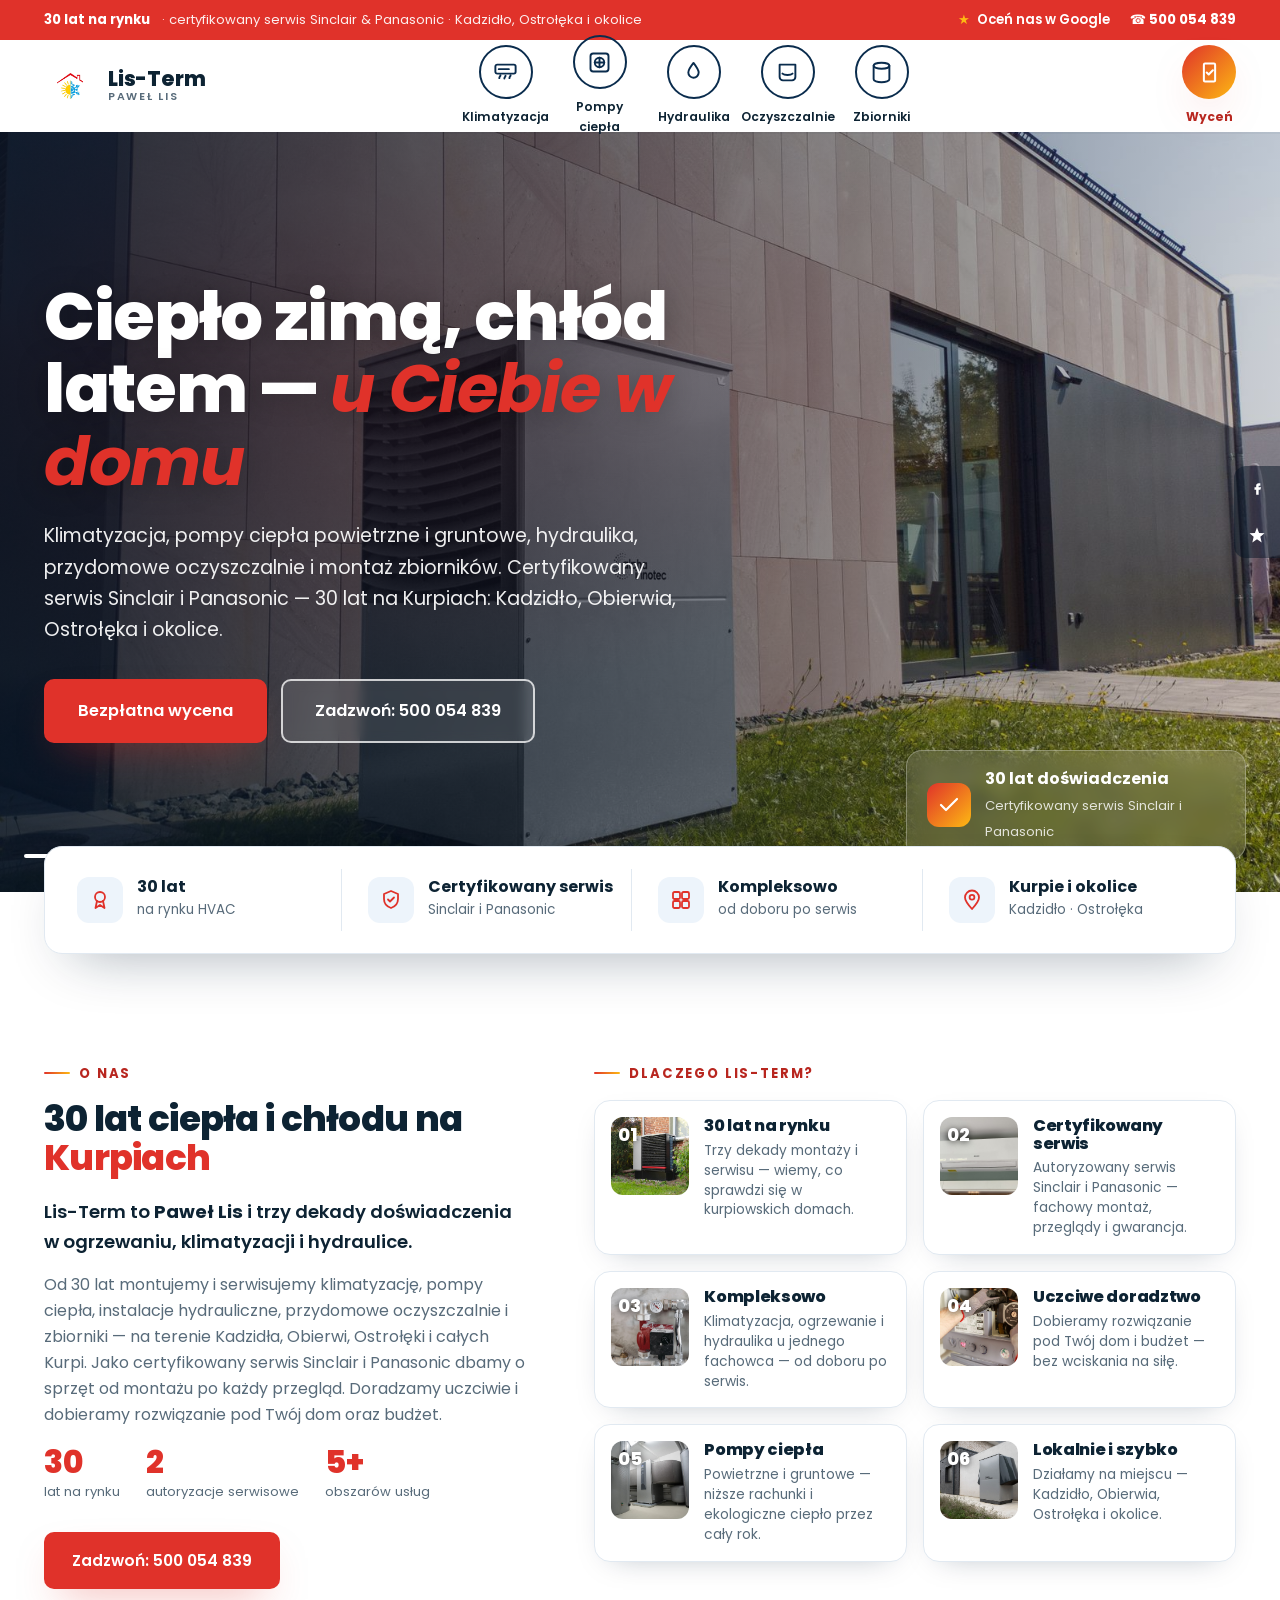
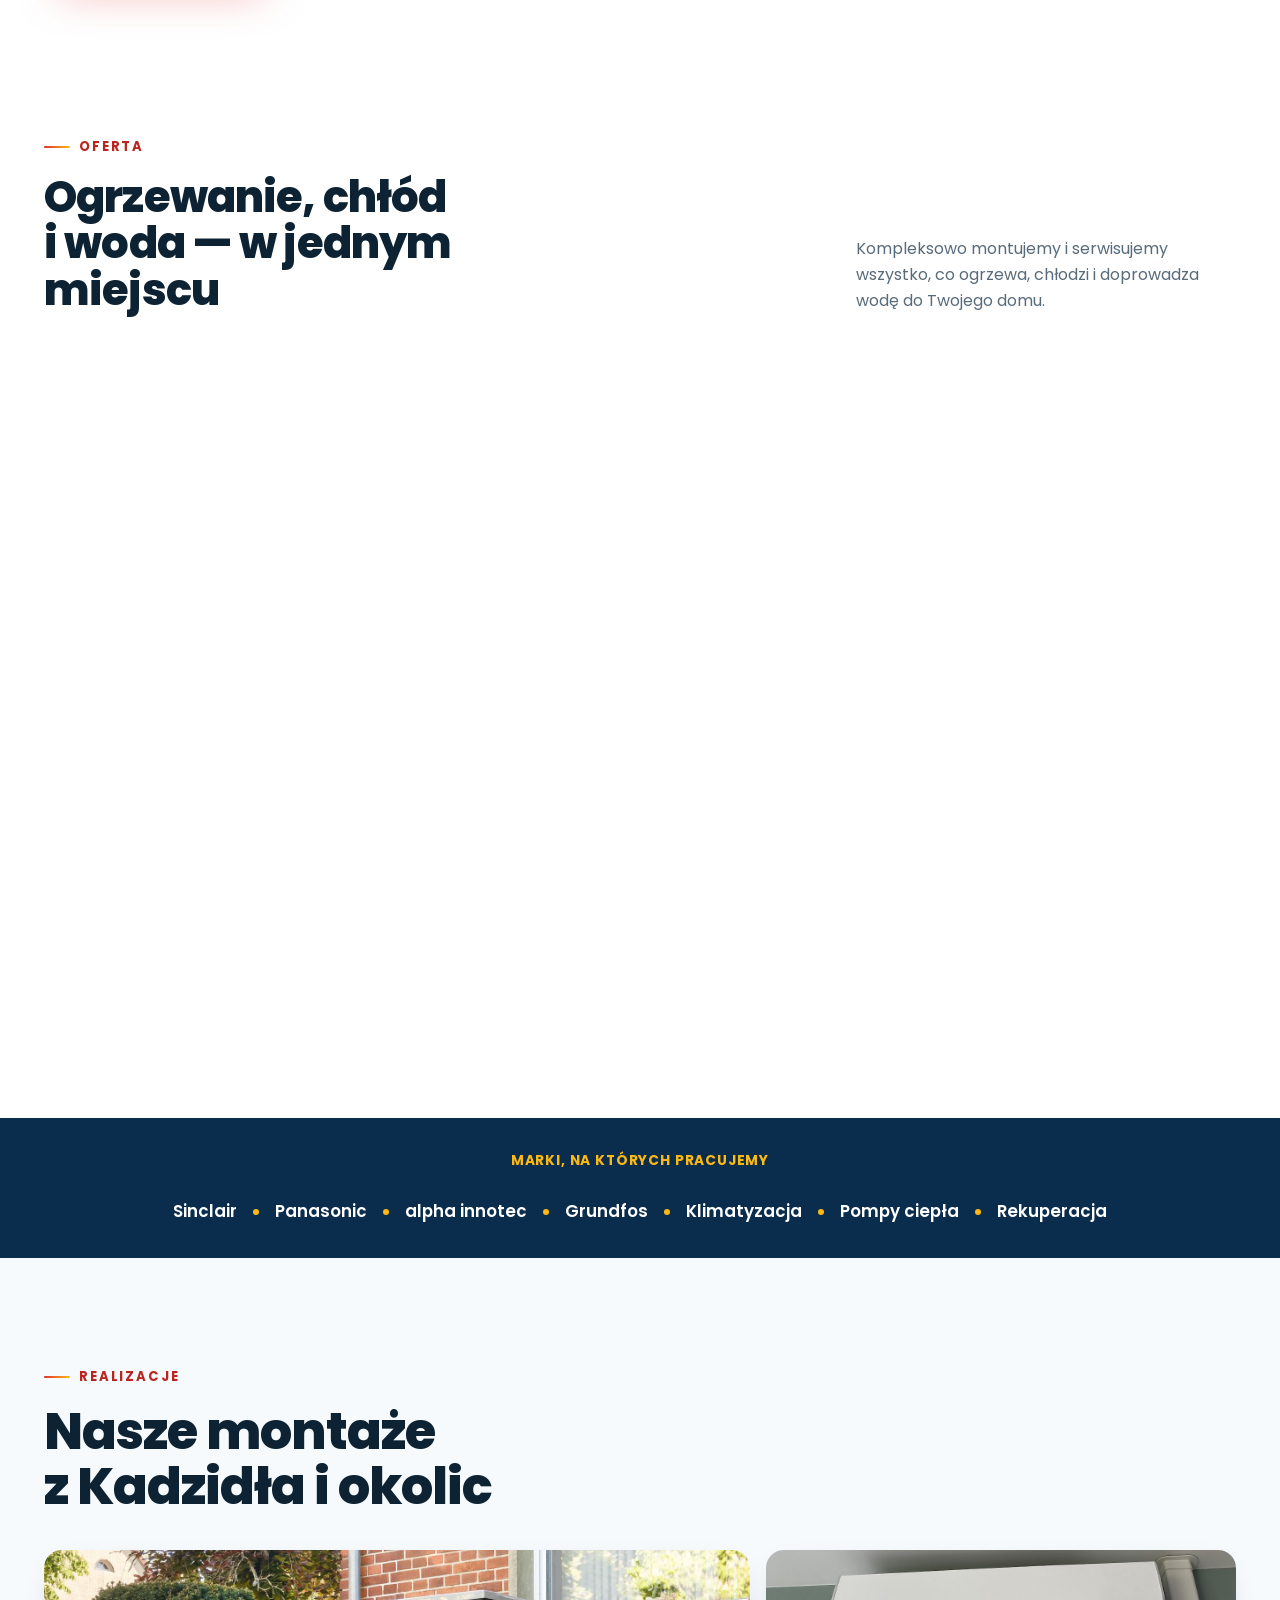
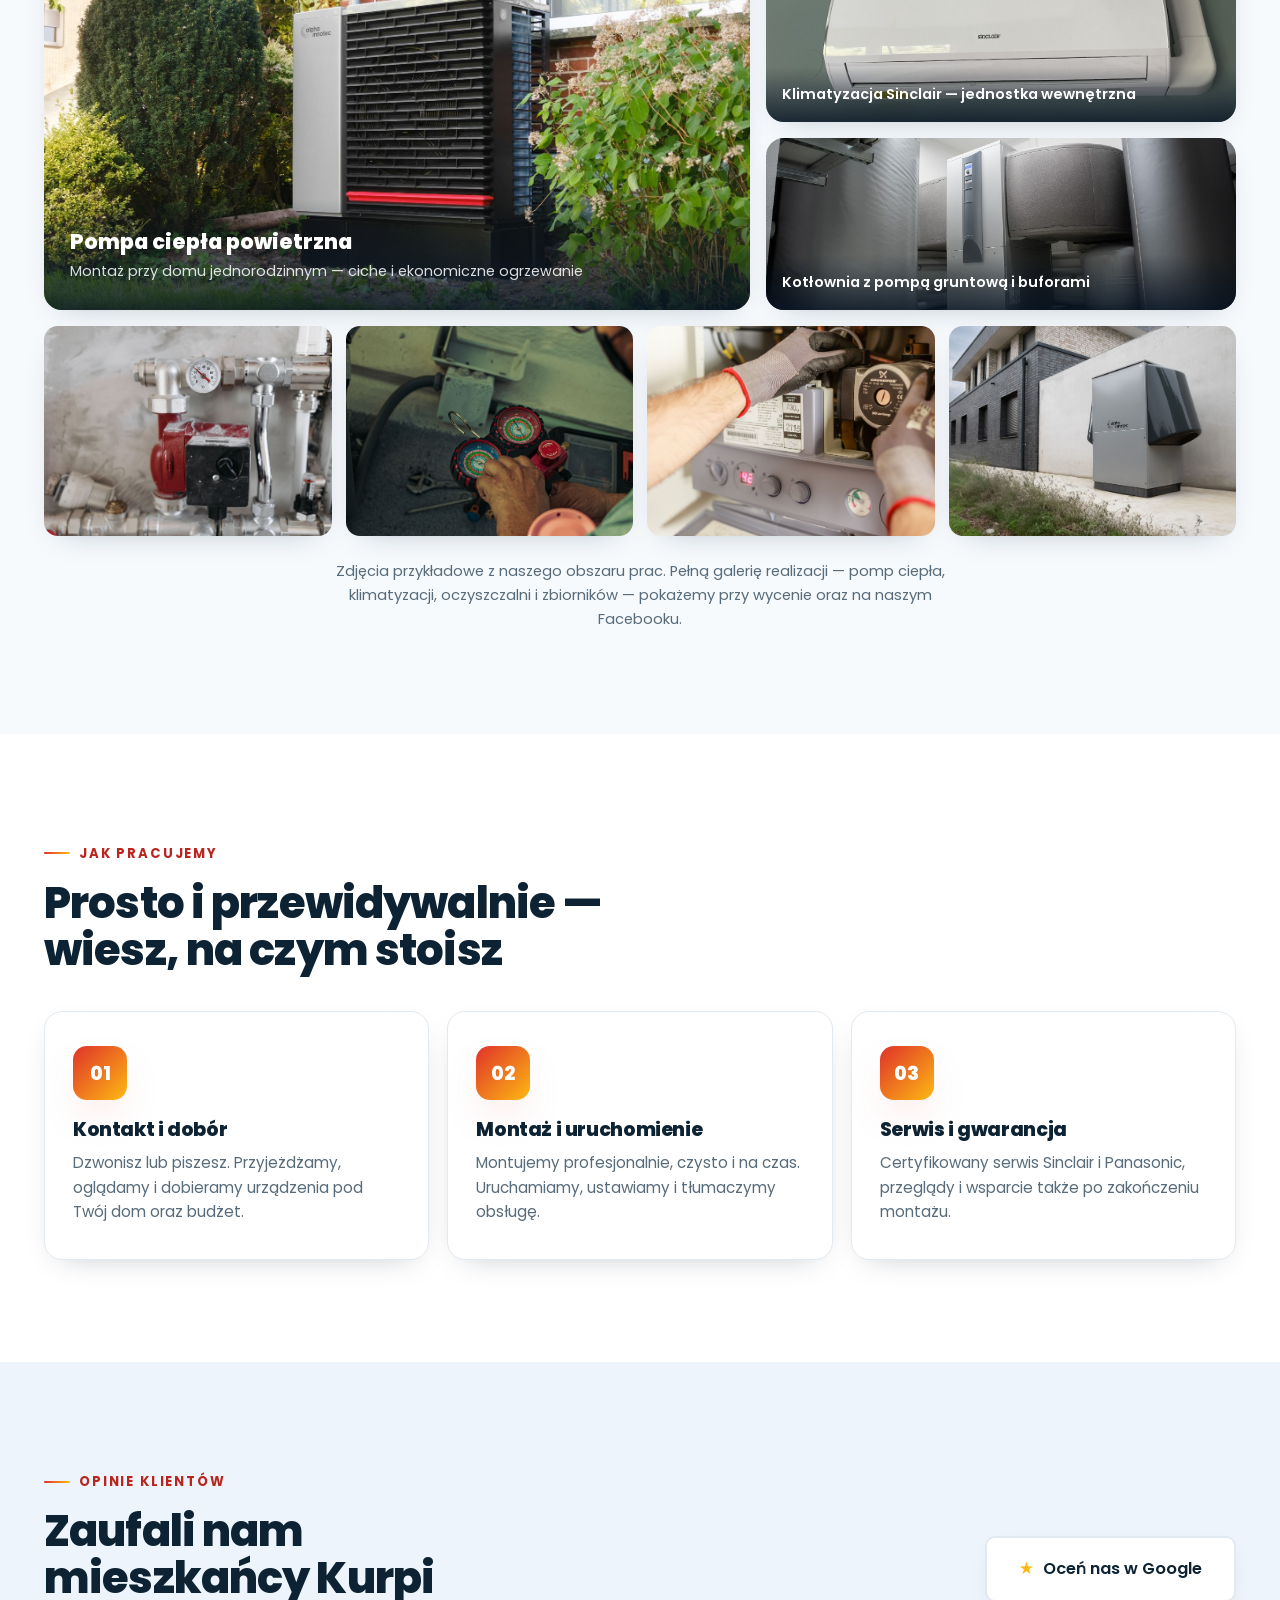
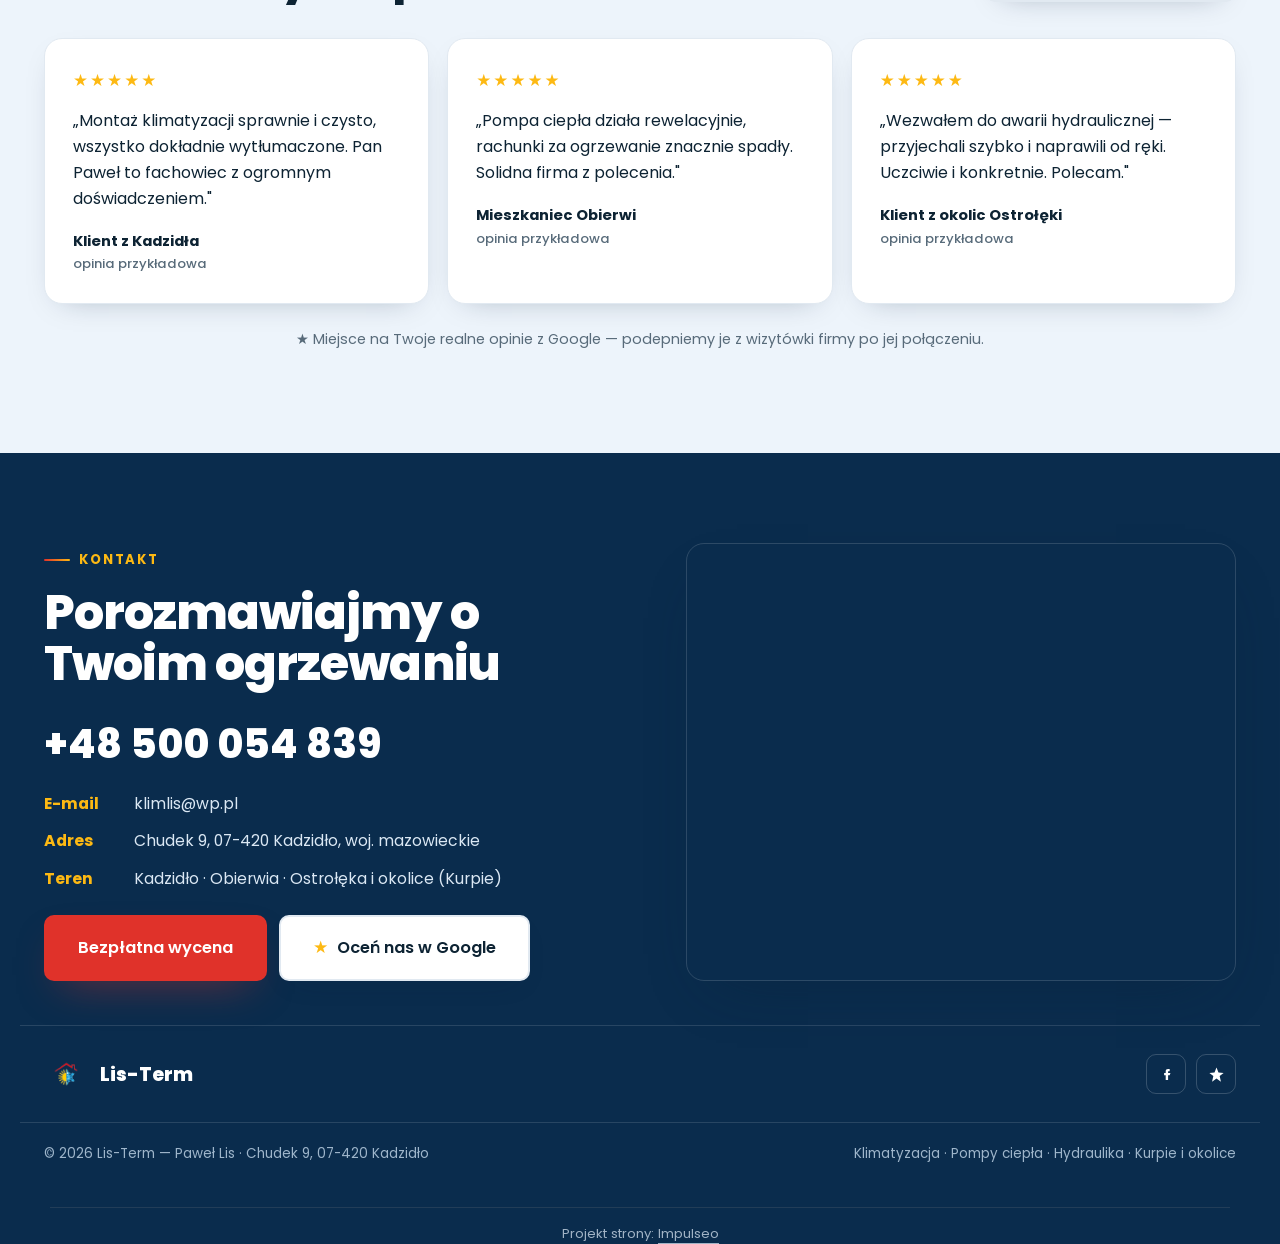
<file: index.html>
<!DOCTYPE html>
<html lang="pl">
<head>
<meta name="robots" content="noindex, nofollow">
<meta charset="UTF-8">
<meta name="viewport" content="width=device-width, initial-scale=1.0">
<title>Lis-Term — klimatyzacja, pompy ciepła i hydraulika | Kadzidło, Ostrołęka i okolice</title>
<meta name="description" content="Lis-Term — Paweł Lis. Klimatyzacja, pompy ciepła powietrzne i gruntowe, hydraulika, przydomowe oczyszczalnie ścieków i montaż zbiorników. 30 lat doświadczenia, certyfikowany serwis Sinclair i Panasonic. Kadzidło, Obierwia, Ostrołęka i okolice. Zadzwoń: 500 054 839.">
<meta property="og:title" content="Lis-Term — klimatyzacja, pompy ciepła i hydraulika">
<meta property="og:description" content="30 lat na rynku · certyfikowany serwis Sinclair i Panasonic · Kadzidło, Ostrołęka i okolice.">
<meta property="og:image" content="img/og.jpg">
<link rel="icon" href="img/logo.png">
<link rel="preconnect" href="https://fonts.googleapis.com">
<link rel="preconnect" href="https://fonts.gstatic.com" crossorigin>
<link href="https://fonts.googleapis.com/css2?family=Poppins:wght@400;500;600;700;800&display=swap" rel="stylesheet">
<link rel="stylesheet" href="assets/styles.css">
</head>
<body>
<a id="top"></a>

<!-- ============ HEADER ============ -->
<header class="hdr" id="hdr">
  <div class="util">
    <div class="wrap util-inner">
      <span class="util-left"><b>30 lat na rynku</b><span class="hide-sm">&nbsp;· certyfikowany serwis Sinclair &amp; Panasonic · Kadzidło, Ostrołęka i okolice</span></span>
      <div class="util-right">
        <a class="util-rate" href="https://www.google.com/maps?cid=11918010665784880623" target="_blank" rel="noopener"><span class="g-star">★</span> Oceń nas w Google</a>
        <a href="tel:+48500054839" class="util-phone">☎ 500&nbsp;054&nbsp;839</a>
      </div>
    </div>
  </div>
  <div class="wrap main-nav">
    <a class="logo" href="#top">
      <img src="img/logo.png" alt="Lis-Term">
      <span class="logo-txt"><b>Lis-Term</b><span>Paweł Lis</span></span>
    </a>
    <nav class="cats">
      <a href="#uslugi" class="cat">
        <span class="cat-ic"><svg viewBox="0 0 24 24"><rect x="3" y="5" width="18" height="8" rx="1.6"/><path d="M6 9h9"/><path d="M6.5 17c0-1.2 1-1.6 1-2.6M11 17.4c0-1.2 1-1.6 1-2.6M15.5 17c0-1.2 1-1.6 1-2.6"/></svg></span>
        <span class="cat-t">Klimatyzacja</span>
      </a>
      <a href="#uslugi" class="cat">
        <span class="cat-ic"><svg viewBox="0 0 24 24"><rect x="4" y="4" width="16" height="16" rx="2.4"/><circle cx="12" cy="12" r="4.2"/><path d="M12 7.8v8.4M7.8 12h8.4"/></svg></span>
        <span class="cat-t">Pompy ciepła</span>
      </a>
      <a href="#uslugi" class="cat">
        <span class="cat-ic"><svg viewBox="0 0 24 24"><path d="M12 3.5c2.8 3.6 4.6 6 4.6 8.6A4.6 4.6 0 0 1 7.4 12c0-2.6 1.8-5 4.6-8.5z"/></svg></span>
        <span class="cat-t">Hydraulika</span>
      </a>
      <a href="#uslugi" class="cat">
        <span class="cat-ic"><svg viewBox="0 0 24 24"><path d="M5 5h14v11a3 3 0 0 1-3 3H8a3 3 0 0 1-3-3z"/><path d="M7.5 13c1.6 1.6 7.4 1.6 9 0"/></svg></span>
        <span class="cat-t">Oczyszczalnie</span>
      </a>
      <a href="#uslugi" class="cat">
        <span class="cat-ic"><svg viewBox="0 0 24 24"><ellipse cx="12" cy="6" rx="7" ry="2.6"/><path d="M5 6v12c0 1.4 3.1 2.6 7 2.6s7-1.2 7-2.6V6"/></svg></span>
        <span class="cat-t">Zbiorniki</span>
      </a>
    </nav>
    <a href="#kontakt" class="navcta">
      <span class="navcta-ic"><svg viewBox="0 0 24 24"><path d="M8 4h8a1 1 0 0 1 1 1v14a1 1 0 0 1-1 1H8a1 1 0 0 1-1-1V5a1 1 0 0 1 1-1z"/><path d="M9.5 12l1.8 1.8L15 10"/></svg></span>
      <span class="navcta-t">Wyceń</span>
    </a>
    <button class="burger" id="burger" aria-label="Menu"><span></span><span></span><span></span></button>
  </div>
  <nav class="drawer" id="drawer">
    <a href="#onas">O nas</a>
    <a href="#uslugi">Oferta</a>
    <a href="#realizacje">Realizacje</a>
    <a href="#proces">Jak pracujemy</a>
    <a href="#opinie">Opinie</a>
    <a href="#kontakt">Kontakt</a>
    <a href="tel:+48500054839" class="btn btn-accent">Zadzwoń: 500 054 839</a>
  </nav>
</header>

<!-- ============ HERO ============ -->
<section class="hero">
  <div class="hero-slides" id="heroSlides">
    <div class="hero-slide on"><img src="img/hero.jpg" alt="Pompa ciepła zamontowana przez Lis-Term"></div>
    <div class="hero-slide"><img src="img/g1.jpg" alt="Pompa ciepła powietrzna przy domu"></div>
    <div class="hero-slide"><img src="img/g2.jpg" alt="Montaż pompy ciepła"></div>
  </div>
  <div class="hero-scrim"></div>
  <div class="wrap hero-inner">
    <h1 class="reveal">Ciepło zimą, chłód latem — <span class="hl it">u Ciebie w domu</span></h1>
    <p class="hero-sub reveal" data-d="1">Klimatyzacja, pompy ciepła powietrzne i gruntowe, hydraulika, przydomowe oczyszczalnie i montaż zbiorników. Certyfikowany serwis Sinclair i Panasonic — 30 lat na Kurpiach: Kadzidło, Obierwia, Ostrołęka i okolice.</p>
    <div class="hero-btns reveal" data-d="2">
      <a href="#kontakt" class="btn btn-accent btn-lg">Bezpłatna wycena</a>
      <a href="tel:+48500054839" class="btn btn-hero-ghost btn-lg">Zadzwoń: 500&nbsp;054&nbsp;839</a>
    </div>
  </div>
  <div class="hero-badge reveal" data-d="3">
    <span class="hb-ic"><svg viewBox="0 0 24 24"><path d="M20 6L9 17l-5-5"/></svg></span>
    <div>
      <strong>30 lat doświadczenia</strong>
      <span>Certyfikowany serwis Sinclair i Panasonic</span>
    </div>
  </div>
  <div class="hero-dots" id="heroDots"></div>
  <div class="socials">
    <a href="https://www.facebook.com/search/top?q=Lis-Term%20Kadzid%C5%82o" target="_blank" rel="noopener" aria-label="Facebook"><svg viewBox="0 0 24 24"><path d="M14 8h2V5h-2c-2 0-3 1-3 3v2H9v3h2v6h3v-6h2l1-3h-3V8.5c0-.3.2-.5.5-.5z" fill="currentColor" stroke="none"/></svg></a>
    <a href="https://www.google.com/maps?cid=11918010665784880623" target="_blank" rel="noopener" aria-label="Google"><svg viewBox="0 0 24 24"><path d="M12 3l2.5 6.5L21 10l-5 4 1.6 7L12 17l-5.6 4L8 14l-5-4 6.5-.5z" fill="currentColor" stroke="none"/></svg></a>
  </div>
</section>

<!-- ============ VALUE PROPS ============ -->
<div class="wrap vprops">
  <div class="vprops-grid reveal">
    <div class="vp"><span class="vp-ic"><svg viewBox="0 0 24 24"><circle cx="12" cy="9" r="5"/><path d="M9 13l-1.5 7L12 17l4.5 3L15 13"/></svg></span><div><b>30 lat</b><span>na rynku HVAC</span></div></div>
    <div class="vp"><span class="vp-ic"><svg viewBox="0 0 24 24"><path d="M12 3l7 3v5c0 4.5-3 7.6-7 9-4-1.4-7-4.5-7-9V6z"/><path d="M9 11.5l2 2 4-4"/></svg></span><div><b>Certyfikowany serwis</b><span>Sinclair i Panasonic</span></div></div>
    <div class="vp"><span class="vp-ic"><svg viewBox="0 0 24 24"><rect x="4" y="4" width="7" height="7" rx="1.5"/><rect x="13" y="4" width="7" height="7" rx="1.5"/><rect x="4" y="13" width="7" height="7" rx="1.5"/><rect x="13" y="13" width="7" height="7" rx="1.5"/></svg></span><div><b>Kompleksowo</b><span>od doboru po serwis</span></div></div>
    <div class="vp"><span class="vp-ic"><svg viewBox="0 0 24 24"><path d="M12 21c5-5.5 7-8.6 7-11.5A7 7 0 0 0 5 9.5C5 12.4 7 15.5 12 21z"/><circle cx="12" cy="9.3" r="2.4"/></svg></span><div><b>Kurpie i okolice</b><span>Kadzidło · Ostrołęka</span></div></div>
  </div>
</div>

<!-- ============ O NAS + DLACZEGO ============ -->
<section class="about-why" id="onas">
  <div class="wrap aw-grid">
    <div class="aw-left reveal">
      <span class="label">O nas</span>
      <h2>30 lat ciepła i chłodu na <span class="hl">Kurpiach</span></h2>
      <p class="claim">Lis-Term to <strong>Paweł Lis</strong> i trzy dekady doświadczenia w ogrzewaniu, klimatyzacji i hydraulice.</p>
      <p class="aw-p">Od 30 lat montujemy i serwisujemy klimatyzację, pompy ciepła, instalacje hydrauliczne, przydomowe oczyszczalnie i zbiorniki — na terenie Kadzidła, Obierwi, Ostrołęki i całych Kurpi. Jako certyfikowany serwis Sinclair i Panasonic dbamy o sprzęt od montażu po każdy przegląd. Doradzamy uczciwie i dobieramy rozwiązanie pod Twój dom oraz budżet.</p>
      <div class="aw-stats">
        <div class="aw-stat"><b>30</b><span>lat na rynku</span></div>
        <div class="aw-stat"><b>2</b><span>autoryzacje serwisowe</span></div>
        <div class="aw-stat"><b>5+</b><span>obszarów usług</span></div>
      </div>
      <a href="tel:+48500054839" class="btn btn-accent">Zadzwoń: 500 054 839</a>
    </div>
    <div class="aw-right">
      <span class="label reveal">Dlaczego Lis-Term?</span>
      <div class="why-grid">
        <article class="why reveal"><div class="why-thumb"><img src="img/g1.jpg" alt="" loading="lazy"><span class="why-n">01</span></div><div class="why-tx"><h3>30 lat na rynku</h3><p>Trzy dekady montaży i serwisu — wiemy, co sprawdzi się w kurpiowskich domach.</p></div></article>
        <article class="why reveal" data-d="1"><div class="why-thumb"><img src="img/g3.jpg" alt="" loading="lazy"><span class="why-n">02</span></div><div class="why-tx"><h3>Certyfikowany serwis</h3><p>Autoryzowany serwis Sinclair i Panasonic — fachowy montaż, przeglądy i gwarancja.</p></div></article>
        <article class="why reveal"><div class="why-thumb"><img src="img/about.jpg" alt="" loading="lazy"><span class="why-n">03</span></div><div class="why-tx"><h3>Kompleksowo</h3><p>Klimatyzacja, ogrzewanie i hydraulika u jednego fachowca — od doboru po serwis.</p></div></article>
        <article class="why reveal" data-d="1"><div class="why-thumb"><img src="img/g5.jpg" alt="" loading="lazy"><span class="why-n">04</span></div><div class="why-tx"><h3>Uczciwe doradztwo</h3><p>Dobieramy rozwiązanie pod Twój dom i budżet — bez wciskania na siłę.</p></div></article>
        <article class="why reveal"><div class="why-thumb"><img src="img/g6.jpg" alt="" loading="lazy"><span class="why-n">05</span></div><div class="why-tx"><h3>Pompy ciepła</h3><p>Powietrzne i gruntowe — niższe rachunki i ekologiczne ciepło przez cały rok.</p></div></article>
        <article class="why reveal" data-d="1"><div class="why-thumb"><img src="img/g2.jpg" alt="" loading="lazy"><span class="why-n">06</span></div><div class="why-tx"><h3>Lokalnie i szybko</h3><p>Działamy na miejscu — Kadzidło, Obierwia, Ostrołęka i okolice.</p></div></article>
      </div>
    </div>
  </div>
</section>

<!-- ============ OFERTA / KAFLE ============ -->
<section class="tiles-sec" id="uslugi">
  <div class="wrap">
    <div class="tiles-head">
      <div>
        <span class="label">Oferta</span>
        <h2 class="tiles-h">Ogrzewanie, chłód i&nbsp;woda — w&nbsp;jednym miejscu</h2>
      </div>
      <p class="tiles-lead">Kompleksowo montujemy i serwisujemy wszystko, co ogrzewa, chłodzi i doprowadza wodę do Twojego domu.</p>
    </div>
    <div class="tiles">
      <a href="#kontakt" class="tile reveal"><img src="img/g3.jpg" alt="Montaż klimatyzacji Sinclair" loading="lazy"><span class="tile-scrim"></span><span class="tile-arr">↗</span><span class="tile-body"><span class="tile-t">Klimatyzacja</span><span class="tile-d">Montaż i serwis klimatyzacji Sinclair, Panasonic i innych — cicho i energooszczędnie.</span></span></a>
      <a href="#kontakt" class="tile reveal" data-d="1"><img src="img/g1.jpg" alt="Pompa ciepła powietrzna" loading="lazy"><span class="tile-scrim"></span><span class="tile-arr">↗</span><span class="tile-body"><span class="tile-t">Pompy ciepła powietrzne</span><span class="tile-d">Nowoczesne pompy powietrzne — niższe rachunki i ekologiczne ogrzewanie domu.</span></span></a>
      <a href="#kontakt" class="tile reveal" data-d="2"><img src="img/g6.jpg" alt="Pompa ciepła gruntowa i zbiorniki" loading="lazy"><span class="tile-scrim"></span><span class="tile-arr">↗</span><span class="tile-body"><span class="tile-t">Pompy ciepła gruntowe</span><span class="tile-d">Dolne źródło i pompa gruntowa — stabilne ciepło przez cały rok, z buforami.</span></span></a>
      <a href="#kontakt" class="tile reveal"><img src="img/about.jpg" alt="Instalacje hydrauliczne" loading="lazy"><span class="tile-scrim"></span><span class="tile-arr">↗</span><span class="tile-body"><span class="tile-t">Hydraulika i instalacje</span><span class="tile-d">Instalacje C.O., wod-kan i kotłownie — solidnie, szczelnie i zgodnie ze sztuką.</span></span></a>
      <a href="#kontakt" class="tile reveal" data-d="1"><img src="img/g5.jpg" alt="Przydomowa oczyszczalnia ścieków" loading="lazy"><span class="tile-scrim"></span><span class="tile-arr">↗</span><span class="tile-body"><span class="tile-t">Przydomowe oczyszczalnie</span><span class="tile-d">Dobór i montaż przydomowych oczyszczalni ścieków — czysto i bezobsługowo.</span></span></a>
      <a href="#kontakt" class="tile reveal" data-d="2"><img src="img/g2.jpg" alt="Montaż zbiorników" loading="lazy"><span class="tile-scrim"></span><span class="tile-arr">↗</span><span class="tile-body"><span class="tile-t">Montaż zbiorników</span><span class="tile-d">Zbiorniki naziemne i podziemne — z profesjonalnym montażem i uruchomieniem.</span></span></a>
    </div>
  </div>
</section>

<!-- ============ BRANDS BAND ============ -->
<section class="brands">
  <div class="wrap brands-inner">
    <span class="brands-label">Marki, na których pracujemy</span>
    <div class="brands-list">
      <span>Sinclair</span><i></i><span>Panasonic</span><i></i><span>alpha innotec</span><i></i><span>Grundfos</span><i></i><span>Klimatyzacja</span><i></i><span>Pompy ciepła</span><i></i><span>Rekuperacja</span>
    </div>
  </div>
</section>

<!-- ============ REALIZACJE ============ -->
<section class="insp" id="realizacje">
  <div class="wrap">
    <span class="label">Realizacje</span>
    <h2 class="insp-h">Nasze montaże z&nbsp;Kadzidła i&nbsp;okolic</h2>
    <div class="realiz">
      <figure class="realiz-main reveal"><img src="img/g1.jpg" alt="Pompa ciepła powietrzna — montaż przy domu jednorodzinnym" loading="lazy"><figcaption><b>Pompa ciepła powietrzna</b><br><span>Montaż przy domu jednorodzinnym — ciche i ekonomiczne ogrzewanie</span></figcaption></figure>
      <div class="realiz-col">
        <figure class="reveal" data-d="1"><img src="img/g3.jpg" alt="Klimatyzacja Sinclair — jednostka wewnętrzna" loading="lazy"><figcaption>Klimatyzacja Sinclair — jednostka wewnętrzna</figcaption></figure>
        <figure class="reveal" data-d="2"><img src="img/g6.jpg" alt="Kotłownia z pompą gruntową i zbiornikami" loading="lazy"><figcaption>Kotłownia z pompą gruntową i buforami</figcaption></figure>
      </div>
    </div>
    <div class="gallery">
      <figure class="reveal"><img src="img/about.jpg" alt="Instalacja hydrauliczna kotłowni" loading="lazy"><figcaption>Instalacja hydrauliczna kotłowni</figcaption></figure>
      <figure class="reveal" data-d="1"><img src="img/g4.jpg" alt="Serwis i napełnianie układu chłodniczego" loading="lazy"><figcaption>Serwis układu chłodniczego</figcaption></figure>
      <figure class="reveal" data-d="2"><img src="img/g5.jpg" alt="Serwis kotła i pompy obiegowej" loading="lazy"><figcaption>Serwis kotła i pompy obiegowej</figcaption></figure>
      <figure class="reveal" data-d="3"><img src="img/g2.jpg" alt="Pompa ciepła — montaż zewnętrzny" loading="lazy"><figcaption>Pompa ciepła — montaż zewnętrzny</figcaption></figure>
    </div>
    <p class="gallery-note">Zdjęcia przykładowe z naszego obszaru prac. Pełną galerię realizacji — pomp ciepła, klimatyzacji, oczyszczalni i zbiorników — pokażemy przy wycenie oraz na naszym Facebooku.</p>
  </div>
</section>

<!-- ============ PROCES ============ -->
<section class="proces" id="proces">
  <div class="wrap">
    <span class="label">Jak pracujemy</span>
    <h2 class="proces-h">Prosto i&nbsp;przewidywalnie — wiesz, na&nbsp;czym stoisz</h2>
    <div class="steps">
      <div class="step reveal"><span class="step-n">01</span><h3>Kontakt i dobór</h3><p>Dzwonisz lub piszesz. Przyjeżdżamy, oglądamy i dobieramy urządzenia pod Twój dom oraz budżet.</p></div>
      <div class="step reveal" data-d="1"><span class="step-n">02</span><h3>Montaż i uruchomienie</h3><p>Montujemy profesjonalnie, czysto i na czas. Uruchamiamy, ustawiamy i tłumaczymy obsługę.</p></div>
      <div class="step reveal" data-d="2"><span class="step-n">03</span><h3>Serwis i gwarancja</h3><p>Certyfikowany serwis Sinclair i Panasonic, przeglądy i wsparcie także po zakończeniu montażu.</p></div>
    </div>
  </div>
</section>

<!-- ============ OPINIE ============ -->
<section class="opinie" id="opinie">
  <div class="wrap">
    <div class="opinie-top">
      <div>
        <span class="label">Opinie klientów</span>
        <h2 class="opinie-h">Zaufali nam mieszkańcy Kurpi</h2>
      </div>
      <a href="https://www.google.com/maps?cid=11918010665784880623" target="_blank" rel="noopener" class="btn btn-google btn-lg"><span class="g-star">★</span> Oceń nas w Google</a>
    </div>
    <div class="ops">
      <blockquote class="op reveal"><div class="stars">★★★★★</div><p>„Montaż klimatyzacji sprawnie i czysto, wszystko dokładnie wytłumaczone. Pan Paweł to fachowiec z ogromnym doświadczeniem."</p><cite>Klient z Kadzidła<span>opinia przykładowa</span></cite></blockquote>
      <blockquote class="op reveal" data-d="1"><div class="stars">★★★★★</div><p>„Pompa ciepła działa rewelacyjnie, rachunki za ogrzewanie znacznie spadły. Solidna firma z polecenia."</p><cite>Mieszkaniec Obierwi<span>opinia przykładowa</span></cite></blockquote>
      <blockquote class="op reveal" data-d="2"><div class="stars">★★★★★</div><p>„Wezwałem do awarii hydraulicznej — przyjechali szybko i naprawili od ręki. Uczciwie i konkretnie. Polecam."</p><cite>Klient z okolic Ostrołęki<span>opinia przykładowa</span></cite></blockquote>
    </div>
    <p class="op-note">★ Miejsce na Twoje realne opinie z Google — podepniemy je z wizytówki firmy po jej połączeniu.</p>
  </div>
</section>

<!-- ============ KONTAKT / STOPKA ============ -->
<footer class="foot" id="kontakt">
  <div class="wrap foot-top">
    <div class="foot-contact reveal">
      <span class="label">Kontakt</span>
      <h2>Porozmawiajmy o Twoim ogrzewaniu</h2>
      <a href="tel:+48500054839" class="foot-phone">+48 500 054 839</a>
      <ul class="foot-rows">
        <li><span class="k">E-mail</span><a href="mailto:klimlis@wp.pl">klimlis@wp.pl</a></li>
        <li><span class="k">Adres</span><span>Chudek 9, 07-420 Kadzidło, woj. mazowieckie</span></li>
        <li><span class="k">Teren</span><span>Kadzidło · Obierwia · Ostrołęka i okolice (Kurpie)</span></li>
      </ul>
      <div class="foot-btns">
        <a href="tel:+48500054839" class="btn btn-accent btn-lg">Bezpłatna wycena</a>
        <a href="https://www.google.com/maps?cid=11918010665784880623" target="_blank" rel="noopener" class="btn btn-google btn-lg"><span class="g-star">★</span> Oceń nas w Google</a>
      </div>
    </div>
    <div class="foot-map reveal" data-d="1">
      <iframe title="Mapa — Lis-Term Kadzidło" src="https://www.google.com/maps?q=Lis-term%20Kadzid%C5%82o&output=embed" loading="lazy" referrerpolicy="no-referrer-when-downgrade"></iframe>
    </div>
  </div>
  <div class="wrap foot-mid">
    <a href="#top" class="foot-brand"><img src="img/logo.png" alt="Lis-Term"><b>Lis-Term</b></a>
    <div class="foot-social">
      <a href="https://www.facebook.com/search/top?q=Lis-Term%20Kadzid%C5%82o" target="_blank" rel="noopener" aria-label="Facebook"><svg viewBox="0 0 24 24"><path d="M14 8h2V5h-2c-2 0-3 1-3 3v2H9v3h2v6h3v-6h2l1-3h-3V8.5c0-.3.2-.5.5-.5z" fill="currentColor" stroke="none"/></svg></a>
      <a href="https://www.google.com/maps?cid=11918010665784880623" target="_blank" rel="noopener" aria-label="Google"><svg viewBox="0 0 24 24"><path d="M12 3l2.5 6.5L21 10l-5 4 1.6 7L12 17l-5.6 4L8 14l-5-4 6.5-.5z" fill="currentColor" stroke="none"/></svg></a>
    </div>
  </div>
  <div class="wrap foot-bot">
    <span>© 2026 Lis-Term — Paweł Lis · Chudek 9, 07-420 Kadzidło</span>
    <span>Klimatyzacja · Pompy ciepła · Hydraulika · Kurpie i okolice</span>
  </div>

  <p class="impulseo-credit" style="margin:1.4rem auto 0;padding:1rem 1.2rem 0;max-width:1180px;text-align:center;font-size:.82rem;line-height:1.5;opacity:.72;grid-column:1/-1;flex-basis:100%;width:100%;border-top:1px solid rgba(128,128,128,.28)">Projekt strony: <a href="https://impulseo.pl" target="_blank" rel="noopener" style="color:inherit;text-decoration:none;border-bottom:1px solid currentColor">Impulseo</a></p>
</footer>

<a href="tel:+48500054839" class="fab" aria-label="Zadzwoń">
  <svg viewBox="0 0 24 24" fill="currentColor"><path d="M6.6 10.8c1.4 2.8 3.8 5.1 6.6 6.6l2.2-2.2c.3-.3.7-.4 1-.2 1.1.4 2.3.6 3.6.6.6 0 1 .4 1 1V20c0 .6-.4 1-1 1C10.5 21 3 13.5 3 4c0-.6.4-1 1-1h3.5c.6 0 1 .4 1 1 0 1.2.2 2.4.6 3.6.1.4 0 .8-.3 1l-2.2 2.2z"/></svg>
</a>

<script src="assets/main.js"></script>
</body>
</html>
</file>
<file: assets/styles.css>
/* ===== LIS-TERM — klimatyzacja · pompy ciepła · hydraulika (biało-niebieski, głębinny) ===== */
:root{
  --navy:#0A2C4D;
  --navy-2:#061A2E;
  --red:#E0322A;
  --red-dark:#B8261F;
  --blue:#1B84D6;
  --blue-dark:#1268AE;
  --blue-2:#3FB6EA;
  --sun:#FDB913;
  --accent:#E0322A;        /* czerwony — główny akcent / CTA */
  --accent-dark:#B8261F;
  --accent-2:#FDB913;      /* żółty — iskra / partner gradientu */
  --ink:#0D2333;
  --muted:#586B7A;
  --line:#E1E9F1;
  --bg:#FFFFFF;
  --soft:#EDF4FB;
  --soft-2:#F6FAFD;
  --shadow:0 24px 60px -30px rgba(8,30,54,.45);
  --shadow-sm:0 10px 30px -18px rgba(8,30,54,.35);
  --glow:0 18px 42px -18px rgba(224,50,42,.5);
  --wrap:1240px;
  --font:"Poppins",system-ui,-apple-system,sans-serif;
}
*{box-sizing:border-box;margin:0;padding:0}
html{scroll-behavior:smooth}
body{font-family:var(--font);color:var(--ink);background:var(--bg);line-height:1.62;-webkit-font-smoothing:antialiased;overflow-x:hidden}
img{max-width:100%;display:block}
a{color:inherit;text-decoration:none}
.wrap{width:100%;max-width:var(--wrap);margin:0 auto;padding:0 24px}
h1,h2,h3{line-height:1.08;letter-spacing:-.02em;font-weight:800}
h2{font-size:clamp(1.9rem,3.8vw,3rem)}
.hl{color:var(--accent)}
.it{font-style:italic;font-weight:700}
.label{display:inline-flex;align-items:center;gap:9px;font-size:.82rem;font-weight:700;letter-spacing:.14em;text-transform:uppercase;color:var(--accent-dark);margin-bottom:16px}
.label::before{content:"";width:26px;height:2px;background:linear-gradient(90deg,var(--accent),var(--accent-2));border-radius:2px}
.label-light{color:var(--accent-2)}

/* buttons */
.btn{display:inline-flex;align-items:center;justify-content:center;gap:.55em;font-weight:600;font-size:.98rem;padding:14px 26px;border-radius:10px;border:2px solid transparent;cursor:pointer;transition:background .22s,color .22s,border-color .22s,transform .22s,box-shadow .22s;white-space:nowrap}
.btn-lg{padding:17px 32px;font-size:1.02rem}
.btn-accent{background:var(--accent);color:#fff;box-shadow:var(--glow)}
.btn-accent:hover{background:var(--accent-dark);transform:translateY(-3px)}
.btn-outline{background:#fff;color:var(--ink);border-color:var(--ink)}
.btn-outline:hover{background:var(--ink);color:#fff}
.btn-hero-ghost{background:rgba(255,255,255,.10);color:#fff;border-color:rgba(255,255,255,.75);backdrop-filter:blur(6px)}
.btn-hero-ghost:hover{background:#fff;color:var(--navy)}
.btn-google{background:#fff;color:var(--ink);border-color:var(--line);box-shadow:var(--shadow-sm)}
.btn-google:hover{border-color:var(--accent);transform:translateY(-2px)}
.btn-google .g-star{color:var(--sun);font-size:1.05em}

/* ===== HEADER ===== */
.hdr{position:sticky;top:0;z-index:80;background:#fff;box-shadow:0 2px 0 rgba(8,30,54,.04)}
.hdr.scrolled{box-shadow:0 8px 26px -18px rgba(8,30,54,.5)}
.util{background:var(--accent);color:rgba(255,255,255,.92);font-size:.82rem}
.util-inner{display:flex;align-items:center;justify-content:space-between;height:40px}
.util-left{display:flex;align-items:center;gap:8px}
.util-left b{color:#fff}
.util-right{display:flex;align-items:center;gap:20px}
.util-rate{display:inline-flex;align-items:center;gap:7px;font-weight:600;color:#fff}
.util-rate .g-star{color:var(--sun)}
.util-rate:hover{color:var(--accent-2)}
.util-phone{font-weight:700;color:#fff}
.util-phone:hover{color:var(--accent-2)}
.main-nav{display:flex;align-items:center;gap:18px;height:92px}
.logo{display:flex;align-items:center;gap:12px}
.logo img{height:52px;width:auto}
.logo-txt{display:flex;flex-direction:column;line-height:1}
.logo-txt b{font-size:1.28rem;font-weight:800;letter-spacing:-.01em}
.logo-txt span{font-size:.68rem;font-weight:600;letter-spacing:.16em;text-transform:uppercase;color:var(--muted);margin-top:3px}
.cats{display:flex;align-items:center;gap:4px;margin-inline:auto}
.cat{display:flex;flex-direction:column;align-items:center;gap:8px;width:90px;padding:6px 2px;border-radius:12px;transition:background .2s}
.cat:hover{background:var(--soft)}
.cat-ic{width:54px;height:54px;border:2px solid var(--navy);border-radius:50%;display:flex;align-items:center;justify-content:center;transition:border-color .2s,background .2s}
.cat-ic svg{width:27px;height:27px;fill:none;stroke:var(--navy);stroke-width:1.7;stroke-linecap:round;stroke-linejoin:round;transition:stroke .2s}
.cat:hover .cat-ic{border-color:var(--blue);background:#fff}
.cat:hover .cat-ic svg{stroke:var(--blue)}
.cat-t{font-size:.76rem;font-weight:600;color:var(--ink);text-align:center}
.navcta{display:flex;flex-direction:column;align-items:center;gap:8px}
.navcta-ic{width:54px;height:54px;border-radius:50%;background:linear-gradient(135deg,var(--accent),var(--accent-2));display:flex;align-items:center;justify-content:center;box-shadow:var(--glow)}
.navcta-ic svg{width:27px;height:27px;fill:none;stroke:#fff;stroke-width:1.8;stroke-linecap:round;stroke-linejoin:round}
.navcta:hover .navcta-ic{filter:brightness(1.06)}
.navcta-t{font-size:.76rem;font-weight:700;color:var(--accent-dark)}
.burger{display:none;flex-direction:column;gap:5px;background:none;border:0;cursor:pointer;padding:8px;margin-left:auto}
.burger span{width:26px;height:2.5px;background:var(--navy);border-radius:2px;transition:.3s}
.burger.open span:nth-child(1){transform:translateY(7.5px) rotate(45deg)}
.burger.open span:nth-child(2){opacity:0}
.burger.open span:nth-child(3){transform:translateY(-7.5px) rotate(-45deg)}
.drawer{display:none;flex-direction:column;gap:2px;padding:12px 24px 22px;border-top:1px solid var(--line)}
.drawer a{padding:13px 6px;font-weight:600;border-bottom:1px solid var(--line)}
.drawer a.btn{border:2px solid var(--accent);text-align:center;margin-top:12px}

/* ===== HERO ===== */
.hero{position:relative;min-height:min(88vh,760px);display:flex;align-items:center;color:#fff;overflow:hidden;background:var(--navy)}
.hero-slides{position:absolute;inset:0}
.hero-slide{position:absolute;inset:0;opacity:0;transition:opacity 1.4s ease}
.hero-slide.on{opacity:1}
.hero-slide img{width:100%;height:100%;object-fit:cover;transform:scale(1.08);transition:transform 7s ease-out}
.hero-slide.on img{transform:scale(1)}
.hero-scrim{position:absolute;inset:0;background:linear-gradient(92deg,rgba(6,20,36,.86),rgba(6,20,36,.55) 48%,rgba(6,20,36,.18)),radial-gradient(120% 90% at 12% 30%,rgba(224,50,42,.34),transparent 55%)}
.hero-inner{position:relative;z-index:2;padding-block:64px}
.hero h1{font-size:clamp(2.3rem,5.4vw,4.2rem);max-width:15ch;text-shadow:0 2px 30px rgba(0,0,0,.3)}
.hero-sub{margin-top:22px;max-width:640px;font-size:clamp(1.02rem,1.5vw,1.24rem);color:rgba(255,255,255,.92)}
.hero-btns{display:flex;flex-wrap:wrap;gap:14px;margin-top:34px}
.hero-badge{position:absolute;right:34px;bottom:32px;z-index:3;display:flex;align-items:center;gap:14px;background:rgba(255,255,255,.12);border:1px solid rgba(255,255,255,.28);color:#fff;border-radius:16px;padding:15px 20px;backdrop-filter:blur(10px);box-shadow:var(--shadow);max-width:340px}
.hb-ic{flex-shrink:0;width:44px;height:44px;border-radius:12px;background:linear-gradient(135deg,var(--accent),var(--accent-2));display:flex;align-items:center;justify-content:center}
.hb-ic svg{width:24px;height:24px;fill:none;stroke:#fff;stroke-width:2.2;stroke-linecap:round;stroke-linejoin:round}
.hero-badge strong{display:block;font-size:1rem}
.hero-badge span{font-size:.82rem;color:rgba(255,255,255,.82);line-height:1.35}
.hero-dots{position:absolute;left:24px;bottom:34px;z-index:3;display:flex;gap:9px}
.hero-dots button{width:30px;height:4px;border:0;border-radius:3px;background:rgba(255,255,255,.4);cursor:pointer;transition:.3s;padding:0}
.hero-dots button.on{background:#fff;width:46px}
.socials{position:absolute;right:0;top:50%;transform:translateY(-50%);z-index:3;display:flex;flex-direction:column;background:rgba(6,20,36,.5);border-radius:12px 0 0 12px;overflow:hidden}
.socials a{width:46px;height:46px;display:flex;align-items:center;justify-content:center;color:#fff;transition:background .2s}
.socials a:hover{background:var(--accent)}
.socials svg{width:20px;height:20px;fill:none;stroke:currentColor;stroke-width:1.7}

/* ===== VALUE PROPS ===== */
.vprops{position:relative;z-index:5;margin-top:-46px}
.vprops-grid{display:grid;grid-template-columns:repeat(4,1fr);gap:16px;background:#fff;border:1px solid var(--line);border-radius:18px;padding:22px;box-shadow:var(--shadow)}
.vp{display:flex;gap:14px;align-items:flex-start;padding:8px 10px}
.vp:not(:last-child){border-right:1px solid var(--line)}
.vp-ic{flex-shrink:0;width:46px;height:46px;border-radius:12px;background:var(--soft);display:flex;align-items:center;justify-content:center}
.vp-ic svg{width:24px;height:24px;fill:none;stroke:var(--accent);stroke-width:1.8;stroke-linecap:round;stroke-linejoin:round}
.vp b{display:block;font-size:1rem;line-height:1.2}
.vp span{font-size:.84rem;color:var(--muted);line-height:1.4}

/* ===== O NAS + DLACZEGO ===== */
.about-why{padding-block:clamp(64px,8vw,110px)}
.aw-grid{display:grid;grid-template-columns:1fr 1.32fr;gap:clamp(36px,5vw,72px);align-items:start}
.aw-left h2{font-size:clamp(1.7rem,2.8vw,2.5rem);margin-bottom:20px}
.aw-left .claim{font-size:1.14rem;font-weight:600;margin-bottom:16px}
.aw-p{color:var(--muted);margin-bottom:18px}
.aw-stats{display:flex;gap:26px;margin:8px 0 28px}
.aw-stat b{display:block;font-size:2rem;font-weight:800;color:var(--accent);line-height:1}
.aw-stat span{font-size:.82rem;color:var(--muted)}
.why-grid{display:grid;grid-template-columns:1fr 1fr;gap:16px}
.why{display:flex;gap:15px;background:#fff;border:1px solid var(--line);border-radius:16px;padding:16px;box-shadow:var(--shadow-sm);transition:transform .25s,box-shadow .25s}
.why:hover{transform:translateY(-5px);box-shadow:var(--shadow)}
.why-thumb{position:relative;flex-shrink:0;width:78px;height:78px;border-radius:12px;overflow:hidden}
.why-thumb img{width:100%;height:100%;object-fit:cover}
.why-n{position:absolute;left:7px;top:4px;font-size:1.1rem;font-weight:800;color:#fff;text-shadow:0 1px 6px rgba(0,0,0,.7)}
.why-tx h3{font-size:1.02rem;margin-bottom:6px}
.why-tx p{font-size:.86rem;color:var(--muted);line-height:1.45}

/* ===== OFERTA / KAFLE ===== */
.tiles-sec{padding-block:clamp(20px,3vw,40px)}
.tiles-head{display:flex;justify-content:space-between;align-items:flex-end;gap:20px;margin-bottom:30px;flex-wrap:wrap}
.tiles-h{font-size:clamp(1.8rem,3.4vw,2.7rem);max-width:16ch}
.tiles-lead{color:var(--muted);max-width:38ch}
.tiles{display:grid;grid-template-columns:repeat(3,1fr);gap:16px}
.tile{position:relative;height:clamp(280px,32vw,360px);overflow:hidden;display:block;border-radius:16px;box-shadow:var(--shadow-sm)}
.tile img{width:100%;height:100%;object-fit:cover;transition:transform .8s ease}
.tile:hover img{transform:scale(1.07)}
.tile-scrim{position:absolute;inset:0;background:linear-gradient(180deg,rgba(6,20,36,.15) 0%,rgba(6,20,36,.05) 40%,rgba(6,20,36,.86) 100%)}
.tile-body{position:absolute;left:0;right:0;bottom:0;padding:22px;z-index:2}
.tile-t{display:block;color:#fff;font-size:clamp(1.15rem,1.7vw,1.45rem);font-weight:800;text-shadow:0 2px 12px rgba(0,0,0,.4)}
.tile-d{display:block;color:rgba(255,255,255,.86);font-size:.86rem;max-height:0;opacity:0;overflow:hidden;transition:.4s}
.tile:hover .tile-d{max-height:60px;opacity:1;margin-top:6px}
.tile-arr{position:absolute;top:18px;right:18px;width:40px;height:40px;border-radius:50%;background:rgba(255,255,255,.16);border:1px solid rgba(255,255,255,.35);backdrop-filter:blur(6px);display:flex;align-items:center;justify-content:center;color:#fff;font-size:1.1rem;transition:.3s}
.tile:hover .tile-arr{background:var(--accent);border-color:var(--accent)}

/* ===== BRANDS BAND ===== */
.brands{background:var(--navy);color:#fff;padding-block:32px;overflow:hidden}
.brands-inner{display:flex;align-items:center;gap:26px;flex-wrap:wrap;justify-content:center}
.brands-label{color:var(--accent-2);font-weight:700;font-size:.86rem;letter-spacing:.06em;text-transform:uppercase}
.brands-list{display:flex;align-items:center;gap:16px;flex-wrap:wrap;justify-content:center;font-weight:600;font-size:1.05rem}
.brands-list i{width:6px;height:6px;border-radius:50%;background:var(--accent-2);display:inline-block}

/* ===== REALIZACJE ===== */
.insp{padding-block:clamp(64px,8vw,110px);background:var(--soft-2)}
.insp-h{font-size:clamp(2rem,4vw,3.2rem);margin-bottom:36px;max-width:18ch}
.realiz{display:grid;grid-template-columns:1.5fr 1fr;gap:16px;margin-bottom:16px}
.realiz-main{position:relative;border-radius:18px;overflow:hidden;box-shadow:var(--shadow-sm);min-height:360px}
.realiz-main img{width:100%;height:100%;object-fit:cover;position:absolute;inset:0}
.realiz-main figcaption{position:absolute;left:0;right:0;bottom:0;z-index:2;padding:26px;color:#fff;background:linear-gradient(transparent,rgba(6,20,36,.85))}
.realiz-main figcaption b{font-size:1.3rem;font-weight:800}
.realiz-main figcaption span{font-size:.9rem;color:rgba(255,255,255,.85)}
.realiz-col{display:grid;grid-template-rows:1fr 1fr;gap:16px}
.realiz-col figure{position:relative;border-radius:18px;overflow:hidden;box-shadow:var(--shadow-sm);min-height:172px}
.realiz-col img{width:100%;height:100%;object-fit:cover;position:absolute;inset:0;transition:transform .7s}
.realiz-col figure:hover img{transform:scale(1.06)}
.realiz-col figcaption{position:absolute;left:0;right:0;bottom:0;z-index:2;padding:16px;color:#fff;font-weight:600;font-size:.9rem;background:linear-gradient(transparent,rgba(6,20,36,.8))}
.gallery{display:grid;grid-template-columns:repeat(4,1fr);gap:14px;margin-top:16px}
.gallery figure{position:relative;border-radius:14px;overflow:hidden;height:210px;box-shadow:var(--shadow-sm)}
.gallery img{width:100%;height:100%;object-fit:cover;transition:transform .6s}
.gallery figure:hover img{transform:scale(1.07)}
.gallery figcaption{position:absolute;left:0;right:0;bottom:0;padding:22px 14px 12px;color:#fff;font-size:.85rem;font-weight:600;background:linear-gradient(transparent,rgba(6,20,36,.82));opacity:0;transition:.3s}
.gallery figure:hover figcaption{opacity:1}
.gallery-note{text-align:center;color:var(--muted);font-size:.92rem;margin-top:24px;max-width:660px;margin-inline:auto}

/* ===== PROCES ===== */
.proces{padding-block:clamp(64px,8vw,110px)}
.proces-h{font-size:clamp(1.8rem,3.4vw,2.7rem);margin-bottom:38px;max-width:20ch}
.steps{display:grid;grid-template-columns:repeat(3,1fr);gap:18px}
.step{position:relative;background:#fff;border:1px solid var(--line);border-radius:18px;padding:34px 28px;box-shadow:var(--shadow-sm);overflow:hidden;transition:transform .25s,box-shadow .25s}
.step:hover{transform:translateY(-5px);box-shadow:var(--shadow)}
.step::after{content:"";position:absolute;left:0;top:0;width:100%;height:4px;background:linear-gradient(90deg,var(--accent),var(--accent-2));transform:scaleX(0);transform-origin:left;transition:transform .35s}
.step:hover::after{transform:scaleX(1)}
.step-n{display:inline-flex;align-items:center;justify-content:center;font-size:1.2rem;font-weight:800;color:#fff;background:linear-gradient(135deg,var(--accent),var(--accent-2));width:54px;height:54px;border-radius:14px;margin-bottom:20px;box-shadow:var(--glow)}
.step h3{font-size:1.2rem;margin-bottom:10px}
.step p{color:var(--muted);font-size:.95rem}

/* ===== OPINIE ===== */
.opinie{padding-block:clamp(64px,8vw,110px);background:var(--soft)}
.opinie-top{display:flex;justify-content:space-between;align-items:flex-end;gap:22px;flex-wrap:wrap;margin-bottom:36px}
.opinie-h{font-size:clamp(1.8rem,3.4vw,2.7rem);max-width:16ch}
.ops{display:grid;grid-template-columns:repeat(3,1fr);gap:18px}
.op{background:#fff;border:1px solid var(--line);border-radius:18px;padding:28px;box-shadow:var(--shadow-sm)}
.op .stars{color:var(--sun);font-size:1.05rem;letter-spacing:2px;margin-bottom:14px}
.op p{font-size:1rem;margin-bottom:16px}
.op cite{font-style:normal;font-weight:700;color:var(--ink);font-size:.92rem}
.op cite span{display:block;font-weight:500;color:var(--muted);font-size:.82rem}
.op-note{text-align:center;color:var(--muted);font-size:.9rem;margin-top:24px}

/* ===== KONTAKT / STOPKA ===== */
.foot{background:var(--navy);color:#dbe8f4;padding-top:clamp(56px,7vw,92px)}
.foot .label{color:var(--accent-2)}
.foot-top{display:grid;grid-template-columns:1.05fr 1fr;gap:clamp(36px,5vw,64px);padding-bottom:44px}
.foot-contact h2{color:#fff;font-size:clamp(2rem,4vw,3rem);margin-bottom:22px}
.foot-phone{display:inline-block;font-size:clamp(1.8rem,3.5vw,2.5rem);font-weight:800;color:#fff;margin-bottom:14px}
.foot-phone:hover{color:var(--accent-2)}
.foot-rows{list-style:none;display:flex;flex-direction:column;gap:12px;margin-bottom:24px}
.foot-rows li{display:flex;gap:12px;align-items:flex-start;font-size:.98rem}
.foot-rows .k{color:var(--accent-2);font-weight:700;min-width:78px}
.foot-rows a:hover{color:#fff}
.foot-btns{display:flex;flex-wrap:wrap;gap:12px}
.foot-map{border-radius:18px;overflow:hidden;border:1px solid rgba(255,255,255,.14);min-height:360px;box-shadow:var(--shadow)}
.foot-map iframe{width:100%;height:100%;min-height:360px;border:0;filter:grayscale(.2)}
.foot-mid{display:flex;justify-content:space-between;align-items:center;gap:20px;flex-wrap:wrap;padding-block:26px;border-top:1px solid rgba(255,255,255,.12)}
.foot-brand{display:flex;align-items:center;gap:12px}
.foot-brand img{height:44px}
.foot-brand b{font-size:1.2rem;color:#fff;font-weight:800}
.foot-social{display:flex;gap:10px}
.foot-social a{width:40px;height:40px;border-radius:10px;border:1px solid rgba(255,255,255,.18);display:flex;align-items:center;justify-content:center;color:#fff;transition:.2s}
.foot-social a:hover{background:var(--accent);border-color:var(--accent)}
.foot-social svg{width:19px;height:19px;fill:none;stroke:currentColor;stroke-width:1.7}
.foot-bot{display:flex;justify-content:space-between;gap:12px;flex-wrap:wrap;padding-block:20px;border-top:1px solid rgba(255,255,255,.12);color:#9fb6cb;font-size:.84rem}

/* ===== FAB ===== */
.fab{position:fixed;right:18px;bottom:18px;z-index:70;width:58px;height:58px;border-radius:50%;background:linear-gradient(135deg,var(--accent),var(--accent-2));color:#fff;display:none;align-items:center;justify-content:center;box-shadow:var(--glow);animation:pulse 2.6s infinite}
.fab svg{width:25px;height:25px}
@keyframes pulse{0%{box-shadow:0 0 0 0 rgba(27,132,214,.55)}70%{box-shadow:0 0 0 16px rgba(27,132,214,0)}100%{box-shadow:0 0 0 0 rgba(27,132,214,0)}}

/* ===== reveal ===== */
.reveal{opacity:0;transform:translateY(26px);transition:opacity .7s ease,transform .7s ease}
.reveal.in{opacity:1;transform:none}
.reveal[data-d="1"]{transition-delay:.1s}.reveal[data-d="2"]{transition-delay:.2s}.reveal[data-d="3"]{transition-delay:.3s}

/* ===== RESPONSIVE ===== */
@media(max-width:1150px){.cats{gap:0}.cat{width:78px}.cat-t{font-size:.68rem}}
@media(max-width:980px){
  .util-left span.hide-sm{display:none}
  .cats,.navcta{display:none}
  .burger{display:flex}
  .drawer.open{display:flex}
  .main-nav{height:70px}
  .vprops{margin-top:-30px}
  .vprops-grid{grid-template-columns:1fr 1fr}
  .vp:nth-child(2){border-right:0}
  .aw-grid{grid-template-columns:1fr}
  .tiles{grid-template-columns:1fr 1fr}
  .realiz{grid-template-columns:1fr}
  .realiz-main{min-height:300px}
  .steps,.ops{grid-template-columns:1fr}
  .foot-top{grid-template-columns:1fr}
}
@media(max-width:680px){
  .why-grid{grid-template-columns:1fr}
  .tiles{grid-template-columns:1fr}
  .tile{height:240px}
  .tile-d{max-height:60px;opacity:1;margin-top:6px}
  .gallery{grid-template-columns:1fr 1fr}
  .vprops-grid{grid-template-columns:1fr}
  .vp:not(:last-child){border-right:0;border-bottom:1px solid var(--line);padding-bottom:14px}
  .hero-badge{right:14px;left:14px;bottom:14px;max-width:none}
  .hero-dots{display:none}
  .socials{display:none}
  .aw-stats{gap:18px}
  .brands-list{font-size:.9rem;gap:10px}
  .fab{display:flex}
  .foot-bot{flex-direction:column;gap:6px}
  .btn-lg{width:100%}
  .hero-btns .btn{flex:1}
}

/* === HERO-FIT (29.07.2026) — hero DOPASOWUJE SIĘ do wysokości okna =========================
   Zgłoszenie K. 29.07: na jego laptopie przyciski CTA w hero były ucięte dolną krawędzią
   (Modern House). Pomiar headless (1512x879 → realny widok 792 px): dolna krawędź CTA
   wypadała 123 px POD ekranem. Nawet przy maksymalnym oknie (982) było -20 px.

   DLACZEGO POPRZEDNI FIX NIE DZIAŁAŁ: 27.07 dołożyliśmy @media(max-height:820px) — próg.
   Widok K. ma ~792-895 px, czyli TUŻ NAD progiem → reguła w ogóle się nie włączała.
   Progi są kruche: każdy inny laptop/dok/pasek zakładek przesuwa granicę.

   ROZWIĄZANIE: zero progów. Każdy rozmiar, który decyduje o wysokości hero (typografia,
   odstępy, padding), dostaje `min(dotychczasowa-wartość, X svh)` — czyli na wysokim ekranie
   nic się nie zmienia, a im niższe okno, tym płynniej mniejsze. Treści NIE ucinamy.

   Doklejane na SAM KONIEC styles.css (po motion) → wygrywa kaskadę, nie rusza reguł w miejscu.
   Weryfikacja: tools-retrofit/measure_fold.py (mierzy zapas pod CTA dla 720/800/879/982). */

/* ---------- HERO KINOWY (strona główna, rodziny „editorial") ---------- */
.hero-cine .wrap{padding-block:min(var(--space-8),4svh)}
.hero-cine .eyebrow{margin-bottom:min(var(--space-5),2svh)}
.hero-cine h1{font-size:min(clamp(2.9rem,2rem + 4.4vw,5.2rem),7.6svh);
  margin-bottom:min(var(--space-5),2.4svh)}
.hero-cine .lead{font-size:min(1.125rem,2.3svh);line-height:1.55;
  margin-bottom:min(var(--space-7),3.2svh)}

/* ---------- HERO FACHOWCY — wariant A (pełny ekran) ---------- */
.hf-panel{padding-top:min(clamp(6.5rem,13vh,9rem),11svh);
  padding-bottom:min(clamp(2.6rem,6vh,3.6rem),4svh)}
.hf-title{font-size:min(clamp(2.3rem,1.6rem + 3.2vw,4.3rem),7svh);
  margin-top:min(var(--space-4),1.8svh);margin-bottom:min(var(--space-4),1.8svh)}
.hf-lead{font-size:min(1.18rem,2.3svh);line-height:1.5}
.hf-phone{margin-top:min(var(--space-6),2.8svh);margin-bottom:min(var(--space-5),2.2svh)}
.hf-phone-num{font-size:min(clamp(2rem,1.5rem + 2.4vw,3.05rem),5.2svh)}
.hf-trust{margin-top:min(var(--space-6),2.6svh);padding-top:min(var(--space-4),1.6svh)}

/* Telefon: tam liczy się czytelność, nie upychanie — skalowanie wysokością wyłączone,
   bo przy 844 px wysokości ekranu svh-limity zaczęłyby zmniejszać tekst bez potrzeby. */
@media(max-width:680px){
  .hero-cine h1{font-size:clamp(1.9rem,1.15rem + 4.4vw,2.7rem)}
  .hero-cine .lead{font-size:.98rem}
  .hf-title{font-size:clamp(2.1rem,1.6rem + 3.2vw,3rem)}
  .hf-lead{font-size:1rem}
  .hf-phone-num{font-size:clamp(1.9rem,1.5rem + 2.4vw,2.5rem)}
}
/* === /HERO-FIT === */


/* ====== IMPULSEO-FIX-20260731 ======================================================
   1) PODPIS w stopce jest teraz linkiem do impulseo.pl - ma być widocznie klikalny.
   2) ŻYWY NAGŁÓWEK: warstwa przenikających kadrów (.mt-hero-layer) miała z-index:1, więc
      lądowała NAD przyciemnieniem hero, a w rodzinie „fachowcy" nawet nad panelem z tekstem
      (.hf-panel nie miał własnego z-index). Efekt: przy zmianie zdjęcia napis znikał i wracał.
      Teraz warstwa idzie tam, gdzie zdjęcie tła (z-index:-2), a treść nagłówka dostaje twardy
      z-index:3. Zmieniają się WYŁĄCZNIE zdjęcia w tle - napis stoi nieruchomo.
      (hero-cine celowo pominięte: tam img ma z-index:0 i układ był poprawny.) */
.foot-bot a.foot-credit{color:rgba(255,255,255,.78);text-decoration:none;border-bottom:1px solid rgba(255,255,255,.28)}
.foot-bot a.foot-credit:hover{color:#fff;border-bottom-color:#fff}
.hero-fach > img.mt-hero-layer,.hero-gastro > img.mt-hero-layer,.hero-auto > img.mt-hero-layer,
.hero-dom > img.mt-hero-layer,.hero-studio > img.mt-hero-layer{z-index:-2}
.hf-panel,.hf-inner,.hd-panel,.hk-panel,.ha-inner,.hs-inner,.hg-inner{position:relative;z-index:3}
/* ====== koniec IMPULSEO-FIX-20260731 ====== */
</file>
